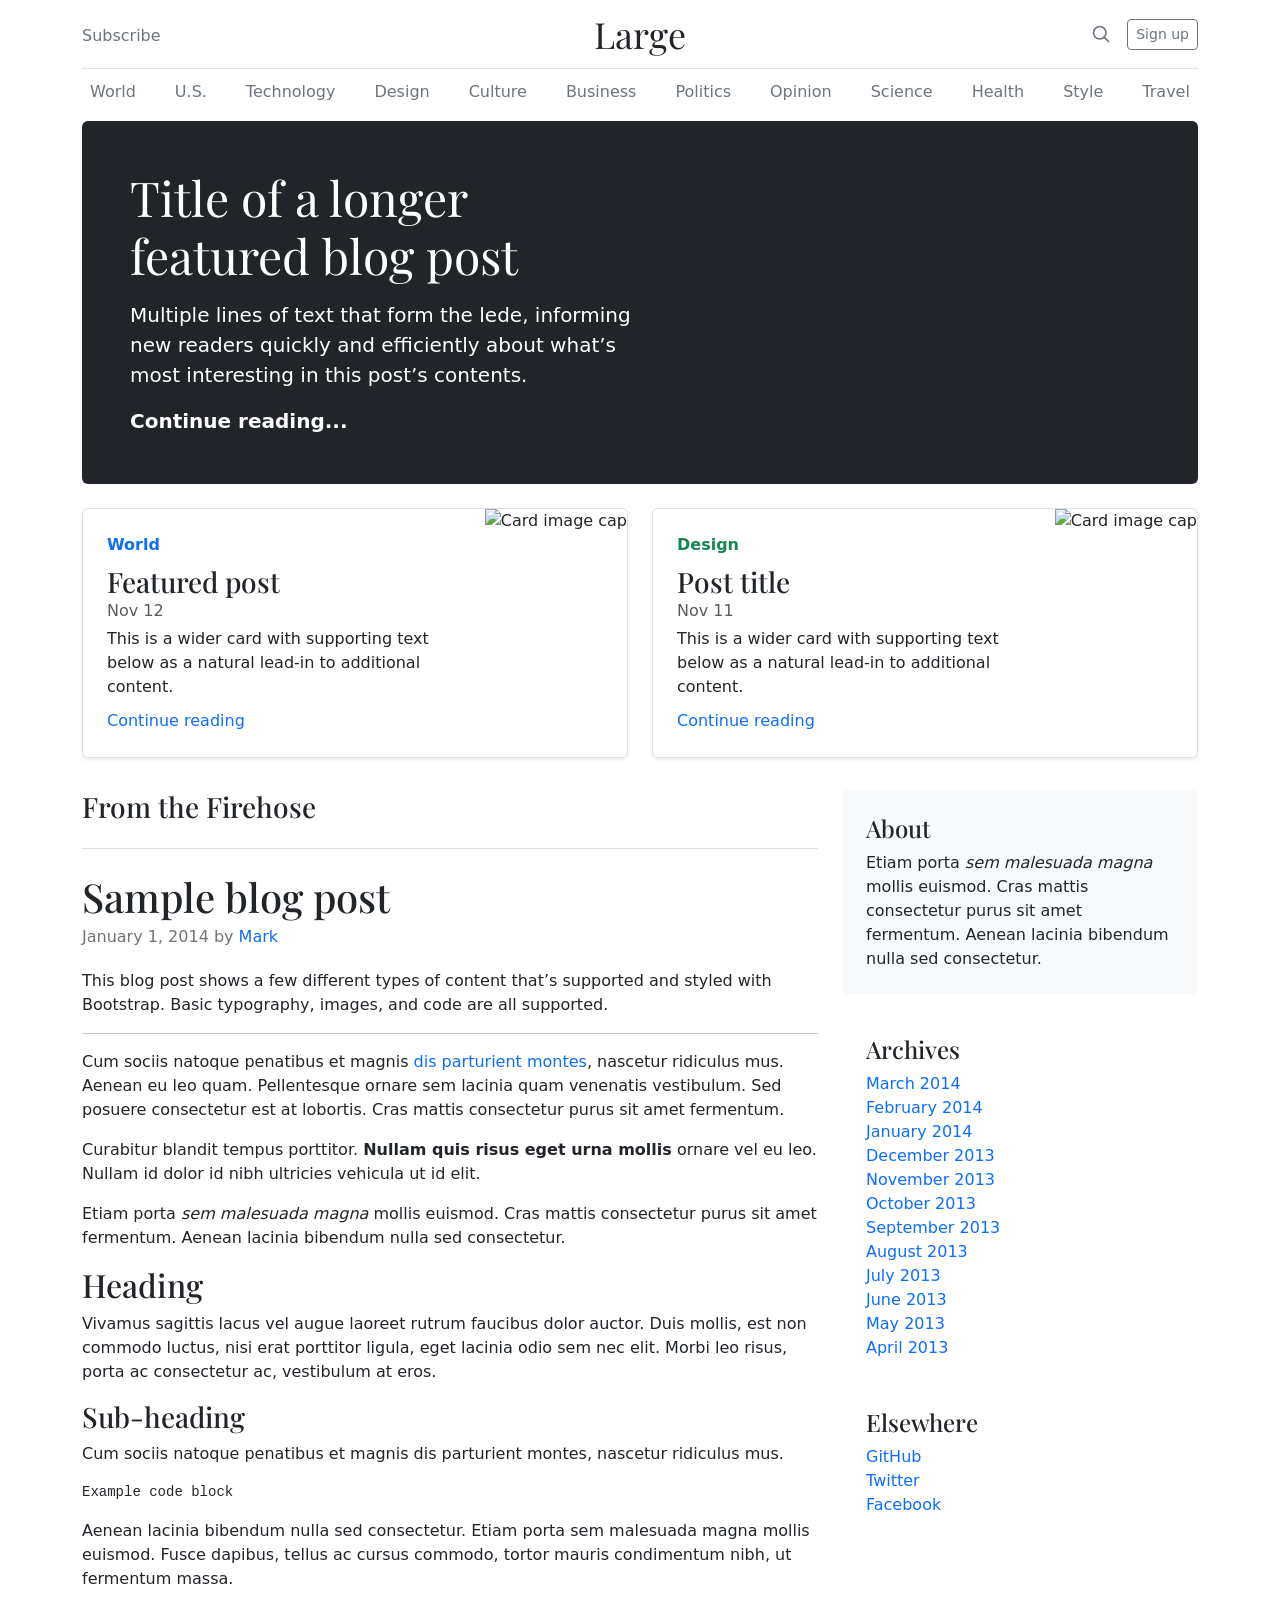
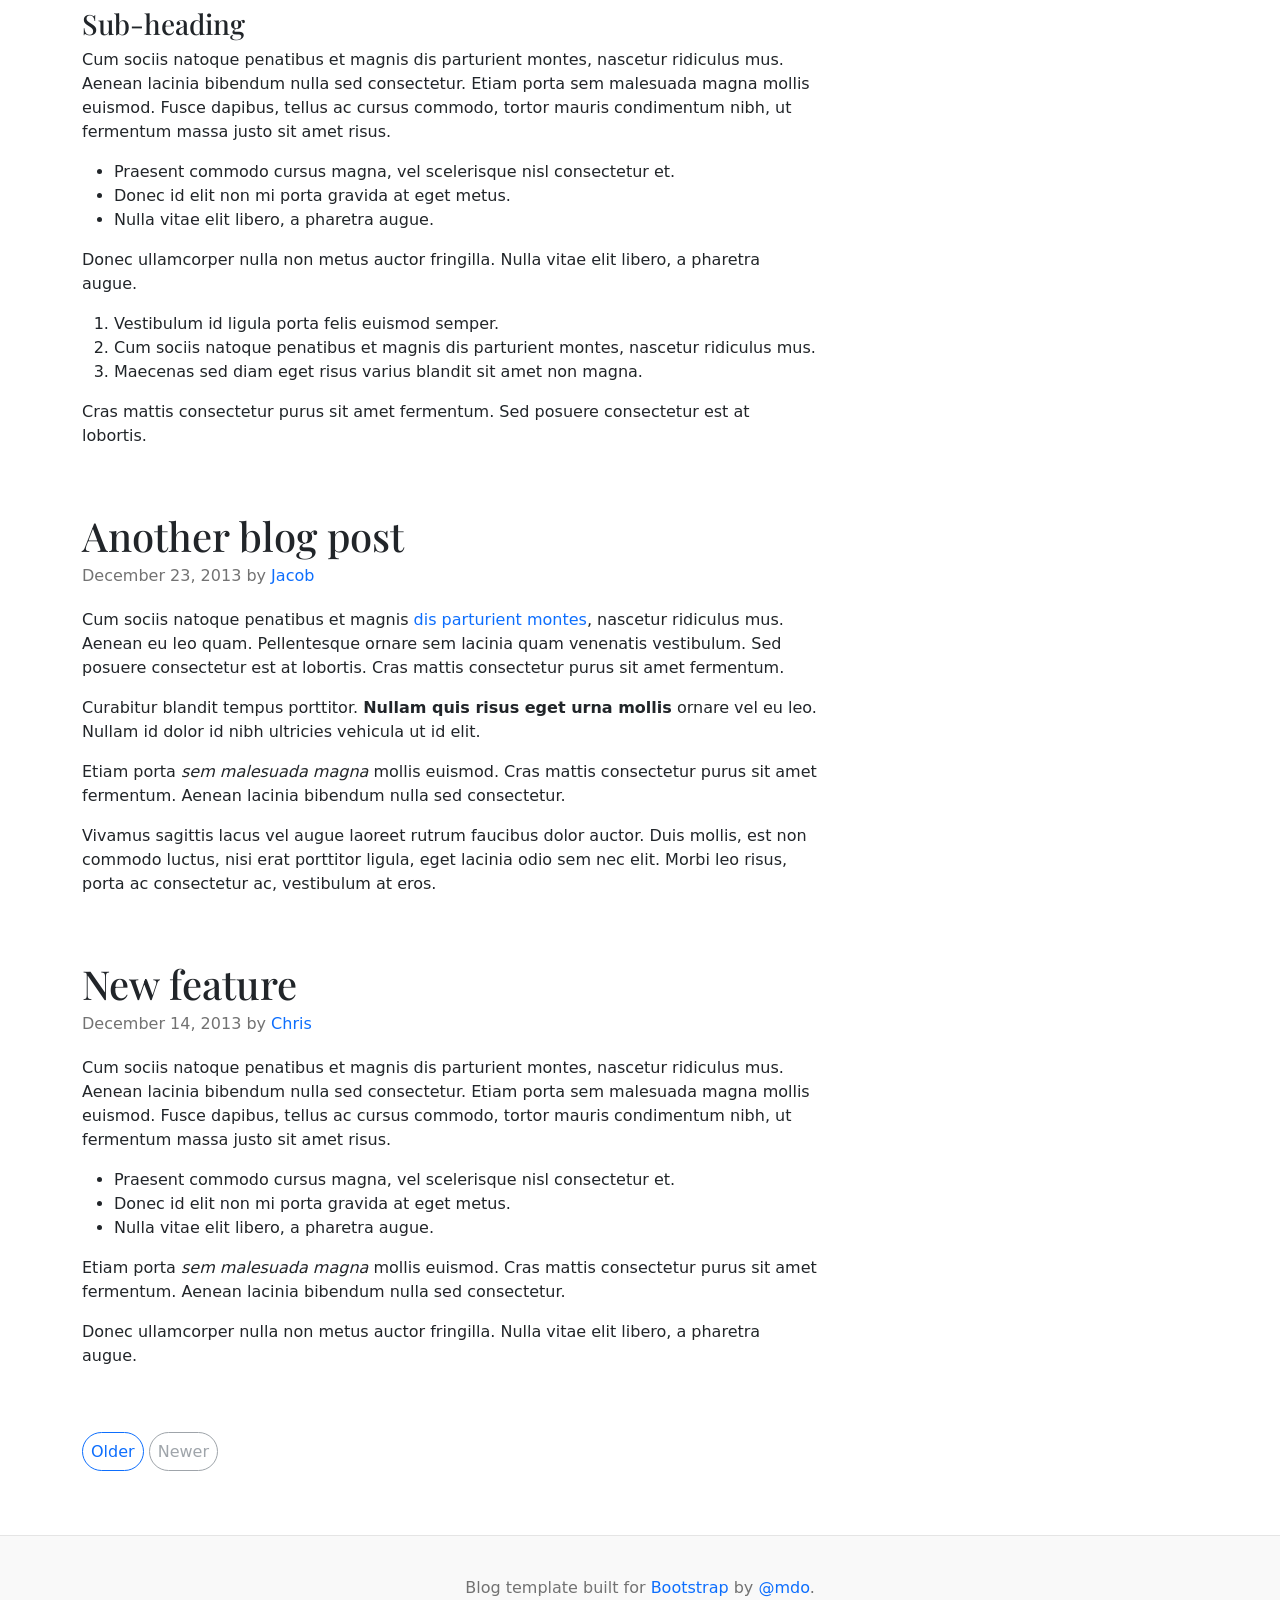
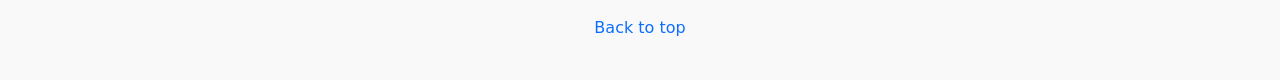
<file: public/editor/demo/blog/index.html>
<!DOCTYPE html>
<html lang="en">
  <head>
    <meta charset="utf-8">
    <meta name="viewport" content="width=device-width, initial-scale=1, shrink-to-fit=no">
    <meta name="description" content="">
    <meta name="author" content="">
    <link rel="icon" href="../../../../favicon.ico">

    <title>Blog Template for Bootstrap</title>

    <!-- Bootstrap core CSS -->
    <link href="../../css/editor.css" rel="stylesheet">

    <!-- Custom styles for this template -->
    <link href="https://fonts.googleapis.com/css?family=Playfair+Display:700,900" rel="stylesheet">
    <link href="blog.css" rel="stylesheet">
  </head>

<body>

	<div class="container">
	  <header class="blog-header py-3">
		<div class="row flex-nowrap justify-content-between align-items-center">
		  <div class="col-4 pt-1">
			<a class="link-secondary" href="#">Subscribe</a>
		  </div>
		  <div class="col-4 text-center">
			<a class="blog-header-logo text-dark" href="#">Large</a>
		  </div>
		  <div class="col-4 d-flex justify-content-end align-items-center">
			<a class="link-secondary" href="#" aria-label="Search">
			  <svg xmlns="http://www.w3.org/2000/svg" width="20" height="20" fill="none" stroke="currentColor" stroke-linecap="round" stroke-linejoin="round" stroke-width="2" class="mx-3" role="img" viewBox="0 0 24 24"><title>Search</title><circle cx="10.5" cy="10.5" r="7.5"/><path d="M21 21l-5.2-5.2"/></svg>
			</a>
			<a class="btn btn-sm btn-outline-secondary" href="#">Sign up</a>
		  </div>
		</div>
	  </header>

	  <div class="nav-scroller py-1 mb-2">
		<nav class="nav d-flex justify-content-between">
		  <a class="p-2 link-secondary" href="#">World</a>
		  <a class="p-2 link-secondary" href="#">U.S.</a>
		  <a class="p-2 link-secondary" href="#">Technology</a>
		  <a class="p-2 link-secondary" href="#">Design</a>
		  <a class="p-2 link-secondary" href="#">Culture</a>
		  <a class="p-2 link-secondary" href="#">Business</a>
		  <a class="p-2 link-secondary" href="#">Politics</a>
		  <a class="p-2 link-secondary" href="#">Opinion</a>
		  <a class="p-2 link-secondary" href="#">Science</a>
		  <a class="p-2 link-secondary" href="#">Health</a>
		  <a class="p-2 link-secondary" href="#">Style</a>
		  <a class="p-2 link-secondary" href="#">Travel</a>
		</nav>
	  </div>
	</div>

	<main class="container">
	  <div class="p-4 p-md-5 mb-4 text-white rounded bg-dark">
		<div class="col-md-6 px-0">
		  <h1 class="display-4 font-italic">Title of a longer featured blog post</h1>
		  <p class="lead my-3">Multiple lines of text that form the lede, informing new readers quickly and efficiently about what’s most interesting in this post’s contents.</p>
		  <p class="lead mb-0"><a href="#" class="text-white fw-bold">Continue reading...</a></p>
		</div>
	  </div>

	  <div class="row mb-2">
		<div class="col-md-6">
		  <div class="row g-0 border rounded overflow-hidden flex-md-row mb-4 shadow-sm h-md-250 position-relative">
			<div class="col p-4 d-flex flex-column position-static">
			  <strong class="d-inline-block mb-2 text-primary">World</strong>
			  <h3 class="mb-0">Featured post</h3>
			  <div class="mb-1 text-muted">Nov 12</div>
			  <p class="card-text mb-auto">This is a wider card with supporting text below as a natural lead-in to additional content.</p>
			  <a href="#" class="stretched-link">Continue reading</a>
			</div>
			<div class="col-auto d-none d-lg-block">
				<img class="card-img-right flex-auto d-none d-lg-block" data-src="holder.js/200x250?theme=thumb" alt="Card image cap">
			</div>
		  </div>
		</div>
		<div class="col-md-6">
		  <div class="row g-0 border rounded overflow-hidden flex-md-row mb-4 shadow-sm h-md-250 position-relative">
			<div class="col p-4 d-flex flex-column position-static">
			  <strong class="d-inline-block mb-2 text-success">Design</strong>
			  <h3 class="mb-0">Post title</h3>
			  <div class="mb-1 text-muted">Nov 11</div>
			  <p class="mb-auto">This is a wider card with supporting text below as a natural lead-in to additional content.</p>
			  <a href="#" class="stretched-link">Continue reading</a>
			</div>
			<div class="col-auto d-none d-lg-block">
				<img class="card-img-right flex-auto d-none d-lg-block" data-src="holder.js/200x250?theme=thumb" alt="Card image cap">
			</div>
		  </div>
		</div>
	  </div>

	  <div class="row">
		<div class="col-md-8">
		  <h3 class="pb-4 mb-4 font-italic border-bottom">
			From the Firehose
		  </h3>

		  <article class="blog-post">
			<h2 class="blog-post-title">Sample blog post</h2>
			<p class="blog-post-meta">January 1, 2014 by <a href="#">Mark</a></p>

			<p>This blog post shows a few different types of content that’s supported and styled with Bootstrap. Basic typography, images, and code are all supported.</p>
			<hr>
			<p>Cum sociis natoque penatibus et magnis <a href="#">dis parturient montes</a>, nascetur ridiculus mus. Aenean eu leo quam. Pellentesque ornare sem lacinia quam venenatis vestibulum. Sed posuere consectetur est at lobortis. Cras mattis consectetur purus sit amet fermentum.</p>
			<blockquote>
			  <p>Curabitur blandit tempus porttitor. <strong>Nullam quis risus eget urna mollis</strong> ornare vel eu leo. Nullam id dolor id nibh ultricies vehicula ut id elit.</p>
			</blockquote>
			<p>Etiam porta <em>sem malesuada magna</em> mollis euismod. Cras mattis consectetur purus sit amet fermentum. Aenean lacinia bibendum nulla sed consectetur.</p>
			<h2>Heading</h2>
			<p>Vivamus sagittis lacus vel augue laoreet rutrum faucibus dolor auctor. Duis mollis, est non commodo luctus, nisi erat porttitor ligula, eget lacinia odio sem nec elit. Morbi leo risus, porta ac consectetur ac, vestibulum at eros.</p>
			<h3>Sub-heading</h3>
			<p>Cum sociis natoque penatibus et magnis dis parturient montes, nascetur ridiculus mus.</p>
			<pre><code>Example code block</code></pre>
			<p>Aenean lacinia bibendum nulla sed consectetur. Etiam porta sem malesuada magna mollis euismod. Fusce dapibus, tellus ac cursus commodo, tortor mauris condimentum nibh, ut fermentum massa.</p>
			<h3>Sub-heading</h3>
			<p>Cum sociis natoque penatibus et magnis dis parturient montes, nascetur ridiculus mus. Aenean lacinia bibendum nulla sed consectetur. Etiam porta sem malesuada magna mollis euismod. Fusce dapibus, tellus ac cursus commodo, tortor mauris condimentum nibh, ut fermentum massa justo sit amet risus.</p>
			<ul>
			  <li>Praesent commodo cursus magna, vel scelerisque nisl consectetur et.</li>
			  <li>Donec id elit non mi porta gravida at eget metus.</li>
			  <li>Nulla vitae elit libero, a pharetra augue.</li>
			</ul>
			<p>Donec ullamcorper nulla non metus auctor fringilla. Nulla vitae elit libero, a pharetra augue.</p>
			<ol>
			  <li>Vestibulum id ligula porta felis euismod semper.</li>
			  <li>Cum sociis natoque penatibus et magnis dis parturient montes, nascetur ridiculus mus.</li>
			  <li>Maecenas sed diam eget risus varius blandit sit amet non magna.</li>
			</ol>
			<p>Cras mattis consectetur purus sit amet fermentum. Sed posuere consectetur est at lobortis.</p>
		  </article><!-- /.blog-post -->

		  <article class="blog-post">
			<h2 class="blog-post-title">Another blog post</h2>
			<p class="blog-post-meta">December 23, 2013 by <a href="#">Jacob</a></p>

			<p>Cum sociis natoque penatibus et magnis <a href="#">dis parturient montes</a>, nascetur ridiculus mus. Aenean eu leo quam. Pellentesque ornare sem lacinia quam venenatis vestibulum. Sed posuere consectetur est at lobortis. Cras mattis consectetur purus sit amet fermentum.</p>
			<blockquote>
			  <p>Curabitur blandit tempus porttitor. <strong>Nullam quis risus eget urna mollis</strong> ornare vel eu leo. Nullam id dolor id nibh ultricies vehicula ut id elit.</p>
			</blockquote>
			<p>Etiam porta <em>sem malesuada magna</em> mollis euismod. Cras mattis consectetur purus sit amet fermentum. Aenean lacinia bibendum nulla sed consectetur.</p>
			<p>Vivamus sagittis lacus vel augue laoreet rutrum faucibus dolor auctor. Duis mollis, est non commodo luctus, nisi erat porttitor ligula, eget lacinia odio sem nec elit. Morbi leo risus, porta ac consectetur ac, vestibulum at eros.</p>
		  </article><!-- /.blog-post -->

		  <article class="blog-post">
			<h2 class="blog-post-title">New feature</h2>
			<p class="blog-post-meta">December 14, 2013 by <a href="#">Chris</a></p>

			<p>Cum sociis natoque penatibus et magnis dis parturient montes, nascetur ridiculus mus. Aenean lacinia bibendum nulla sed consectetur. Etiam porta sem malesuada magna mollis euismod. Fusce dapibus, tellus ac cursus commodo, tortor mauris condimentum nibh, ut fermentum massa justo sit amet risus.</p>
			<ul>
			  <li>Praesent commodo cursus magna, vel scelerisque nisl consectetur et.</li>
			  <li>Donec id elit non mi porta gravida at eget metus.</li>
			  <li>Nulla vitae elit libero, a pharetra augue.</li>
			</ul>
			<p>Etiam porta <em>sem malesuada magna</em> mollis euismod. Cras mattis consectetur purus sit amet fermentum. Aenean lacinia bibendum nulla sed consectetur.</p>
			<p>Donec ullamcorper nulla non metus auctor fringilla. Nulla vitae elit libero, a pharetra augue.</p>
		  </article><!-- /.blog-post -->

		  <nav class="blog-pagination" aria-label="Pagination">
			<a class="btn btn-outline-primary" href="#">Older</a>
			<a class="btn btn-outline-secondary disabled" href="#" tabindex="-1" aria-disabled="true">Newer</a>
		  </nav>

		</div>

		<div class="col-md-4">
		  <div class="p-4 mb-3 bg-light rounded">
			<h4 class="font-italic">About</h4>
			<p class="mb-0">Etiam porta <em>sem malesuada magna</em> mollis euismod. Cras mattis consectetur purus sit amet fermentum. Aenean lacinia bibendum nulla sed consectetur.</p>
		  </div>

		  <div class="p-4">
			<h4 class="font-italic">Archives</h4>
			<ol class="list-unstyled mb-0">
			  <li><a href="#">March 2014</a></li>
			  <li><a href="#">February 2014</a></li>
			  <li><a href="#">January 2014</a></li>
			  <li><a href="#">December 2013</a></li>
			  <li><a href="#">November 2013</a></li>
			  <li><a href="#">October 2013</a></li>
			  <li><a href="#">September 2013</a></li>
			  <li><a href="#">August 2013</a></li>
			  <li><a href="#">July 2013</a></li>
			  <li><a href="#">June 2013</a></li>
			  <li><a href="#">May 2013</a></li>
			  <li><a href="#">April 2013</a></li>
			</ol>
		  </div>

		  <div class="p-4">
			<h4 class="font-italic">Elsewhere</h4>
			<ol class="list-unstyled">
			  <li><a href="#">GitHub</a></li>
			  <li><a href="#">Twitter</a></li>
			  <li><a href="#">Facebook</a></li>
			</ol>
		  </div>
		</div>

	  </div><!-- /.row -->

	</main><!-- /.container -->

<footer class="blog-footer">
  <p>Blog template built for <a href="https://getbootstrap.com/">Bootstrap</a> by <a href="https://twitter.com/mdo">@mdo</a>.</p>
  <p>
    <a href="#">Back to top</a>
  </p>
</footer>
</body>
</html>
</file>
